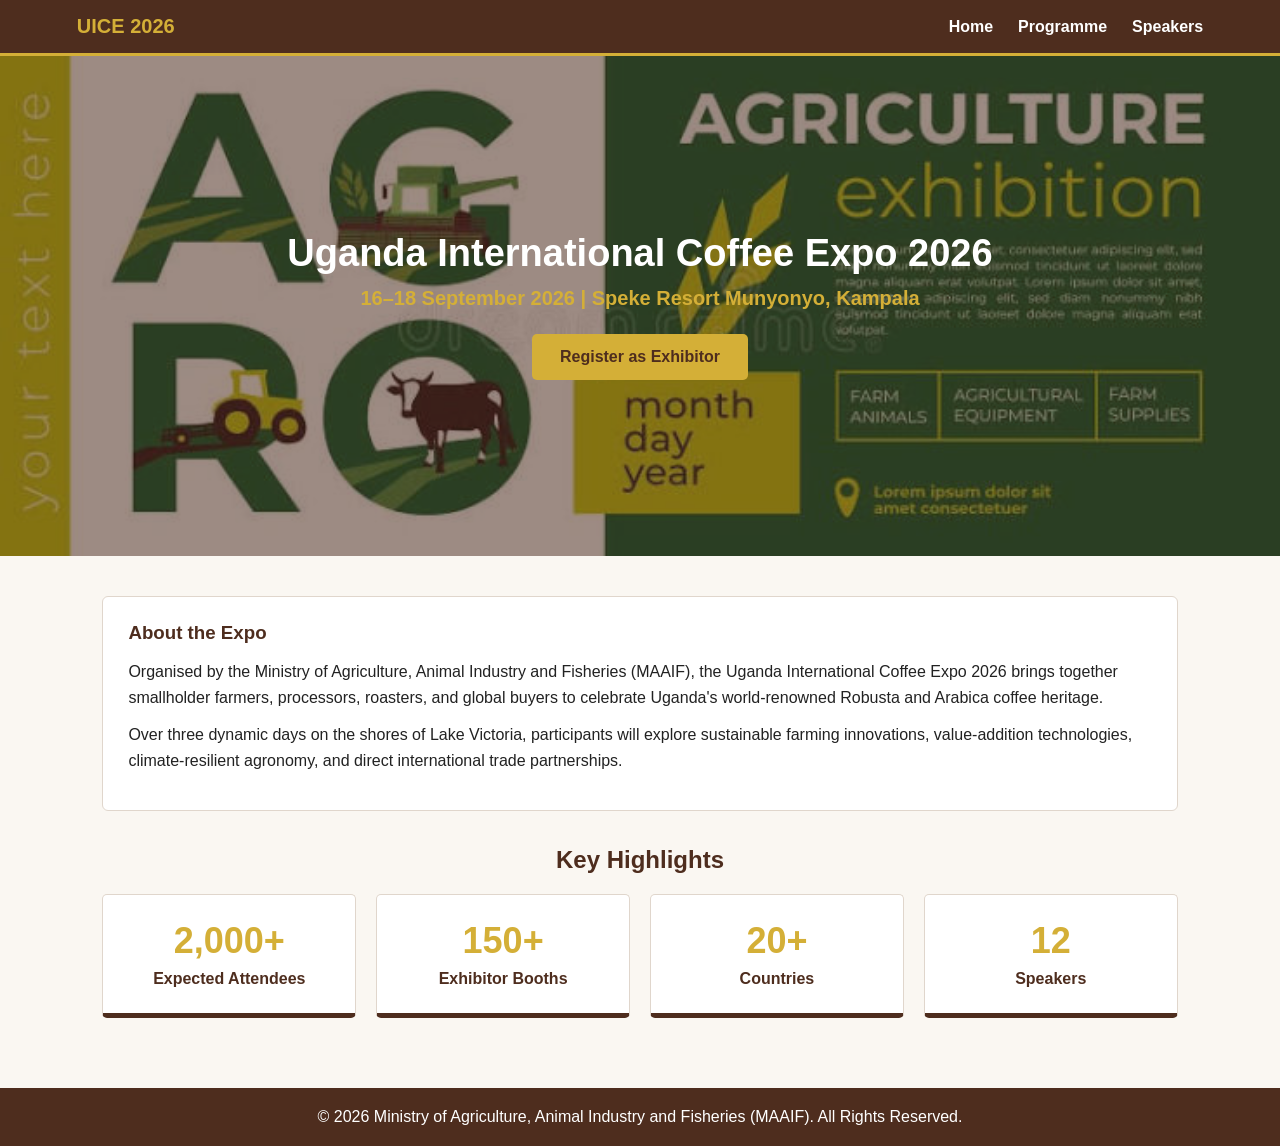
<file: index.html>
<!DOCTYPE html>
<html lang="en">
<head>
    <meta charset="UTF-8">
    <meta name="viewport" content="width=device-width, initial-scale=1.0">
    <title>Uganda International Coffee Expo 2026</title>
    <link rel="stylesheet" href="expo.css">
</head>
<body>

    <nav class="navbar">
        <a href="index.html" class="brand">UICE 2026</a>
        <div class="nav-links">
            <a href="index.html">Home</a>
            <a href="programme.html">Programme</a>
            <a href="speakers.html">Speakers</a>
        </div>
    </nav>

    <header class="hero">
        <img src="expo-banner.jpg" alt="Uganda International Coffee Expo Banner">
        <div class="hero-content">
            <h1>Uganda International Coffee Expo 2026</h1>
            <h2>16–18 September 2026 | Speke Resort Munyonyo, Kampala</h2>
            <a href="exhibitors.html" class="btn-register">Register as Exhibitor</a>
        </div>
    </header>

    <main>
        <section class="overview">
            <h3>About the Expo</h3>
            <p>Organised by the Ministry of Agriculture, Animal Industry and Fisheries (MAAIF), the Uganda International Coffee Expo 2026 brings together smallholder farmers, processors, roasters, and global buyers to celebrate Uganda's world-renowned Robusta and Arabica coffee heritage.</p>
            <p>Over three dynamic days on the shores of Lake Victoria, participants will explore sustainable farming innovations, value-addition technologies, climate-resilient agronomy, and direct international trade partnerships.</p>
        </section>

        <section class="highlights">
            <h3>Key Highlights</h3>
            <div class="cards-row">
                <div class="highlight-card">
                    <span class="stat-number">2,000+</span>
                    <p>Expected Attendees</p>
                </div>
                <div class="highlight-card">
                    <span class="stat-number">150+</span>
                    <p>Exhibitor Booths</p>
                </div>
                <div class="highlight-card">
                    <span class="stat-number">20+</span>
                    <p>Countries</p>
                </div>
                <div class="highlight-card">
                    <span class="stat-number">12</span>
                    <p>Speakers</p>
                </div>
            </div>
        </section>
    </main>

    <footer>
        <p>&copy; 2026 Ministry of Agriculture, Animal Industry and Fisheries (MAAIF). All Rights Reserved.</p>
    </footer>

</body>
</html>
</file>
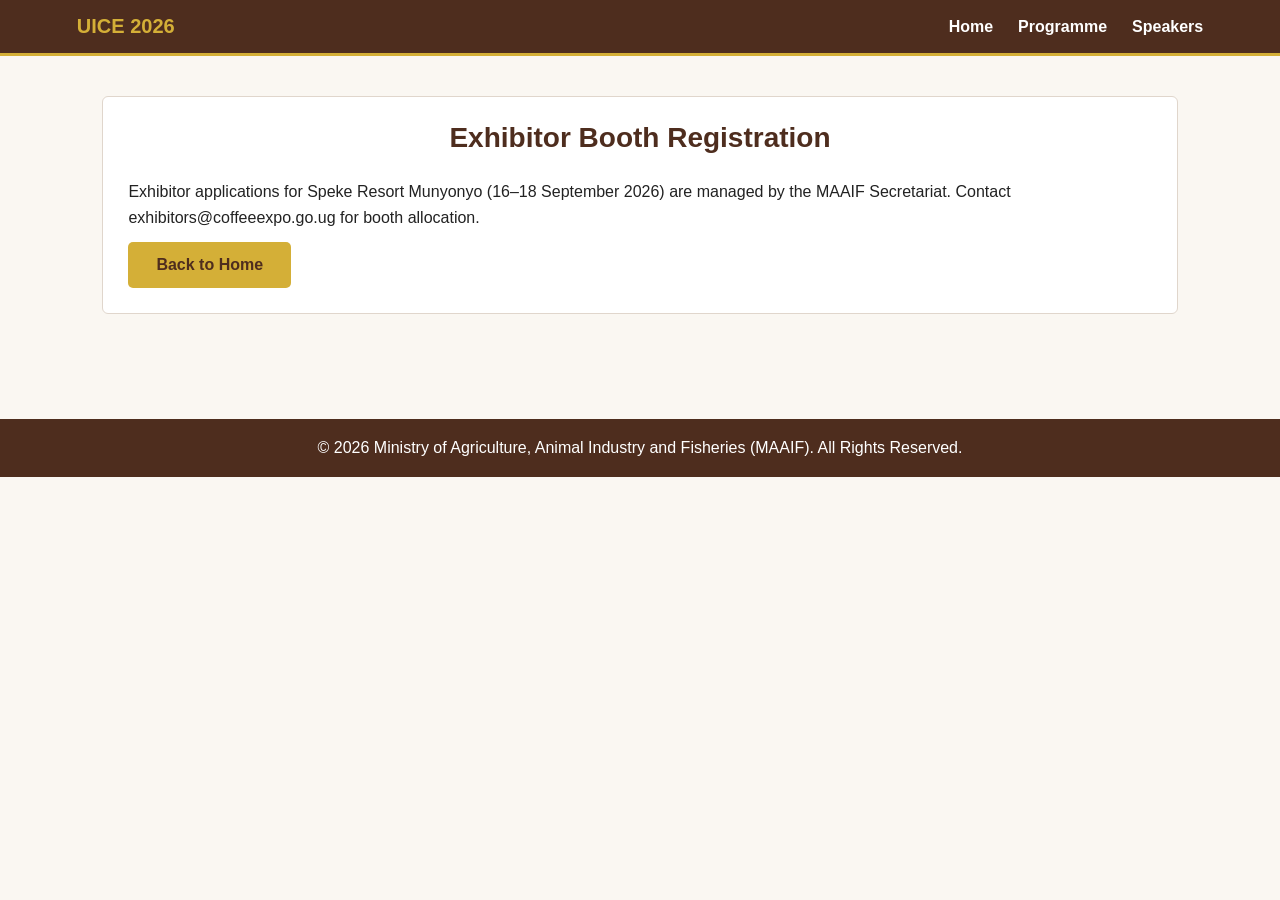
<file: exhibitors.html>
<!DOCTYPE html>
<html lang="en">
<head>
    <meta charset="UTF-8">
    <meta name="viewport" content="width=device-width, initial-scale=1.0">
    <title>Exhibitor Registration — UICE 2026</title>
    <link rel="stylesheet" href="expo.css">
</head>
<body>

    <nav class="navbar">
        <a href="index.html" class="brand">UICE 2026</a>
        <div class="nav-links">
            <a href="index.html">Home</a>
            <a href="programme.html">Programme</a>
            <a href="speakers.html">Speakers</a>
        </div>
    </nav>

    <main>
        <section class="overview">
            <h2>Exhibitor Booth Registration</h2>
            <p>Exhibitor applications for Speke Resort Munyonyo (16–18 September 2026) are managed by the MAAIF Secretariat. Contact exhibitors@coffeeexpo.go.ug for booth allocation.</p>
            <a href="index.html" class="btn-register">Back to Home</a>
        </section>
    </main>

    <footer>
        <p>&copy; 2026 Ministry of Agriculture, Animal Industry and Fisheries (MAAIF). All Rights Reserved.</p>
    </footer>

</body>
</html>
</file>
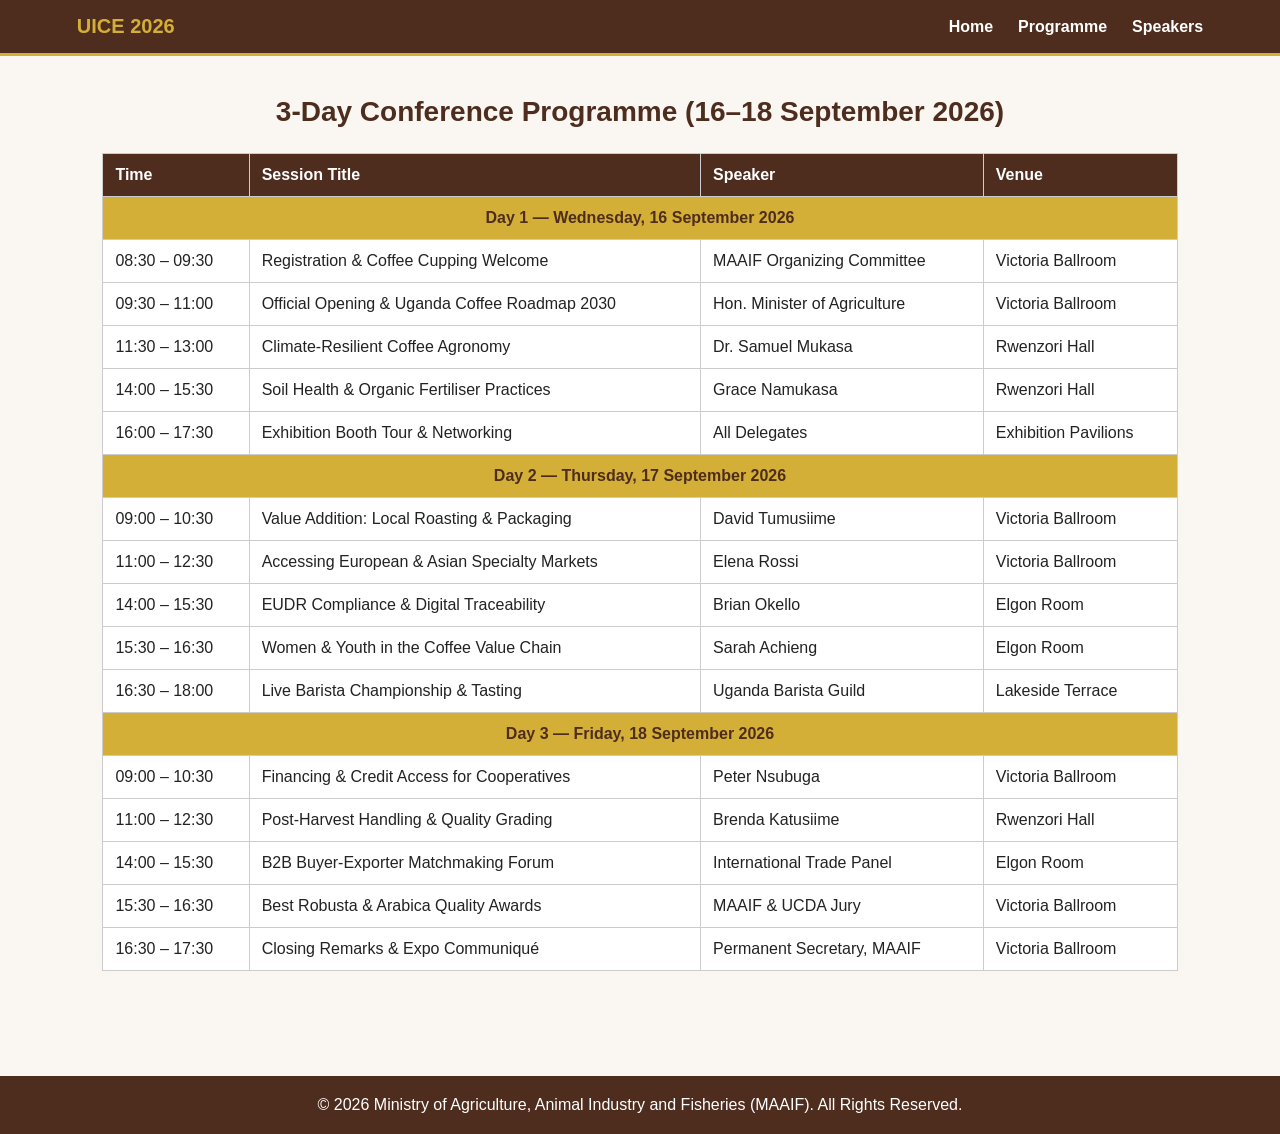
<file: programme.html>
<!DOCTYPE html>
<html lang="en">
<head>
    <meta charset="UTF-8">
    <meta name="viewport" content="width=device-width, initial-scale=1.0">
    <title>Programme — Uganda International Coffee Expo 2026</title>
    <link rel="stylesheet" href="expo.css">
</head>
<body>

    <nav class="navbar">
        <a href="index.html" class="brand">UICE 2026</a>
        <div class="nav-links">
            <a href="index.html">Home</a>
            <a href="programme.html">Programme</a>
            <a href="speakers.html">Speakers</a>
        </div>
    </nav>

    <main>
        <h2>3-Day Conference Programme (16–18 September 2026)</h2>
        <table>
            <thead>
                <tr>
                    <th>Time</th>
                    <th>Session Title</th>
                    <th>Speaker</th>
                    <th>Venue</th>
                </tr>
            </thead>
            <tbody>
                <!-- Day 1 -->
                <tr>
                    <td colspan="4" class="day-header">Day 1 — Wednesday, 16 September 2026</td>
                </tr>
                <tr>
                    <td>08:30 – 09:30</td>
                    <td>Registration &amp; Coffee Cupping Welcome</td>
                    <td>MAAIF Organizing Committee</td>
                    <td>Victoria Ballroom</td>
                </tr>
                <tr>
                    <td>09:30 – 11:00</td>
                    <td>Official Opening &amp; Uganda Coffee Roadmap 2030</td>
                    <td>Hon. Minister of Agriculture</td>
                    <td>Victoria Ballroom</td>
                </tr>
                <tr>
                    <td>11:30 – 13:00</td>
                    <td>Climate-Resilient Coffee Agronomy</td>
                    <td>Dr. Samuel Mukasa</td>
                    <td>Rwenzori Hall</td>
                </tr>
                <tr>
                    <td>14:00 – 15:30</td>
                    <td>Soil Health &amp; Organic Fertiliser Practices</td>
                    <td>Grace Namukasa</td>
                    <td>Rwenzori Hall</td>
                </tr>
                <tr>
                    <td>16:00 – 17:30</td>
                    <td>Exhibition Booth Tour &amp; Networking</td>
                    <td>All Delegates</td>
                    <td>Exhibition Pavilions</td>
                </tr>

                <!-- Day 2 -->
                <tr>
                    <td colspan="4" class="day-header">Day 2 — Thursday, 17 September 2026</td>
                </tr>
                <tr>
                    <td>09:00 – 10:30</td>
                    <td>Value Addition: Local Roasting &amp; Packaging</td>
                    <td>David Tumusiime</td>
                    <td>Victoria Ballroom</td>
                </tr>
                <tr>
                    <td>11:00 – 12:30</td>
                    <td>Accessing European &amp; Asian Specialty Markets</td>
                    <td>Elena Rossi</td>
                    <td>Victoria Ballroom</td>
                </tr>
                <tr>
                    <td>14:00 – 15:30</td>
                    <td>EUDR Compliance &amp; Digital Traceability</td>
                    <td>Brian Okello</td>
                    <td>Elgon Room</td>
                </tr>
                <tr>
                    <td>15:30 – 16:30</td>
                    <td>Women &amp; Youth in the Coffee Value Chain</td>
                    <td>Sarah Achieng</td>
                    <td>Elgon Room</td>
                </tr>
                <tr>
                    <td>16:30 – 18:00</td>
                    <td>Live Barista Championship &amp; Tasting</td>
                    <td>Uganda Barista Guild</td>
                    <td>Lakeside Terrace</td>
                </tr>

                <!-- Day 3 -->
                <tr>
                    <td colspan="4" class="day-header">Day 3 — Friday, 18 September 2026</td>
                </tr>
                <tr>
                    <td>09:00 – 10:30</td>
                    <td>Financing &amp; Credit Access for Cooperatives</td>
                    <td>Peter Nsubuga</td>
                    <td>Victoria Ballroom</td>
                </tr>
                <tr>
                    <td>11:00 – 12:30</td>
                    <td>Post-Harvest Handling &amp; Quality Grading</td>
                    <td>Brenda Katusiime</td>
                    <td>Rwenzori Hall</td>
                </tr>
                <tr>
                    <td>14:00 – 15:30</td>
                    <td>B2B Buyer-Exporter Matchmaking Forum</td>
                    <td>International Trade Panel</td>
                    <td>Elgon Room</td>
                </tr>
                <tr>
                    <td>15:30 – 16:30</td>
                    <td>Best Robusta &amp; Arabica Quality Awards</td>
                    <td>MAAIF &amp; UCDA Jury</td>
                    <td>Victoria Ballroom</td>
                </tr>
                <tr>
                    <td>16:30 – 17:30</td>
                    <td>Closing Remarks &amp; Expo Communiqué</td>
                    <td>Permanent Secretary, MAAIF</td>
                    <td>Victoria Ballroom</td>
                </tr>
            </tbody>
        </table>
    </main>

    <footer>
        <p>&copy; 2026 Ministry of Agriculture, Animal Industry and Fisheries (MAAIF). All Rights Reserved.</p>
    </footer>

</body>
</html>
</file>
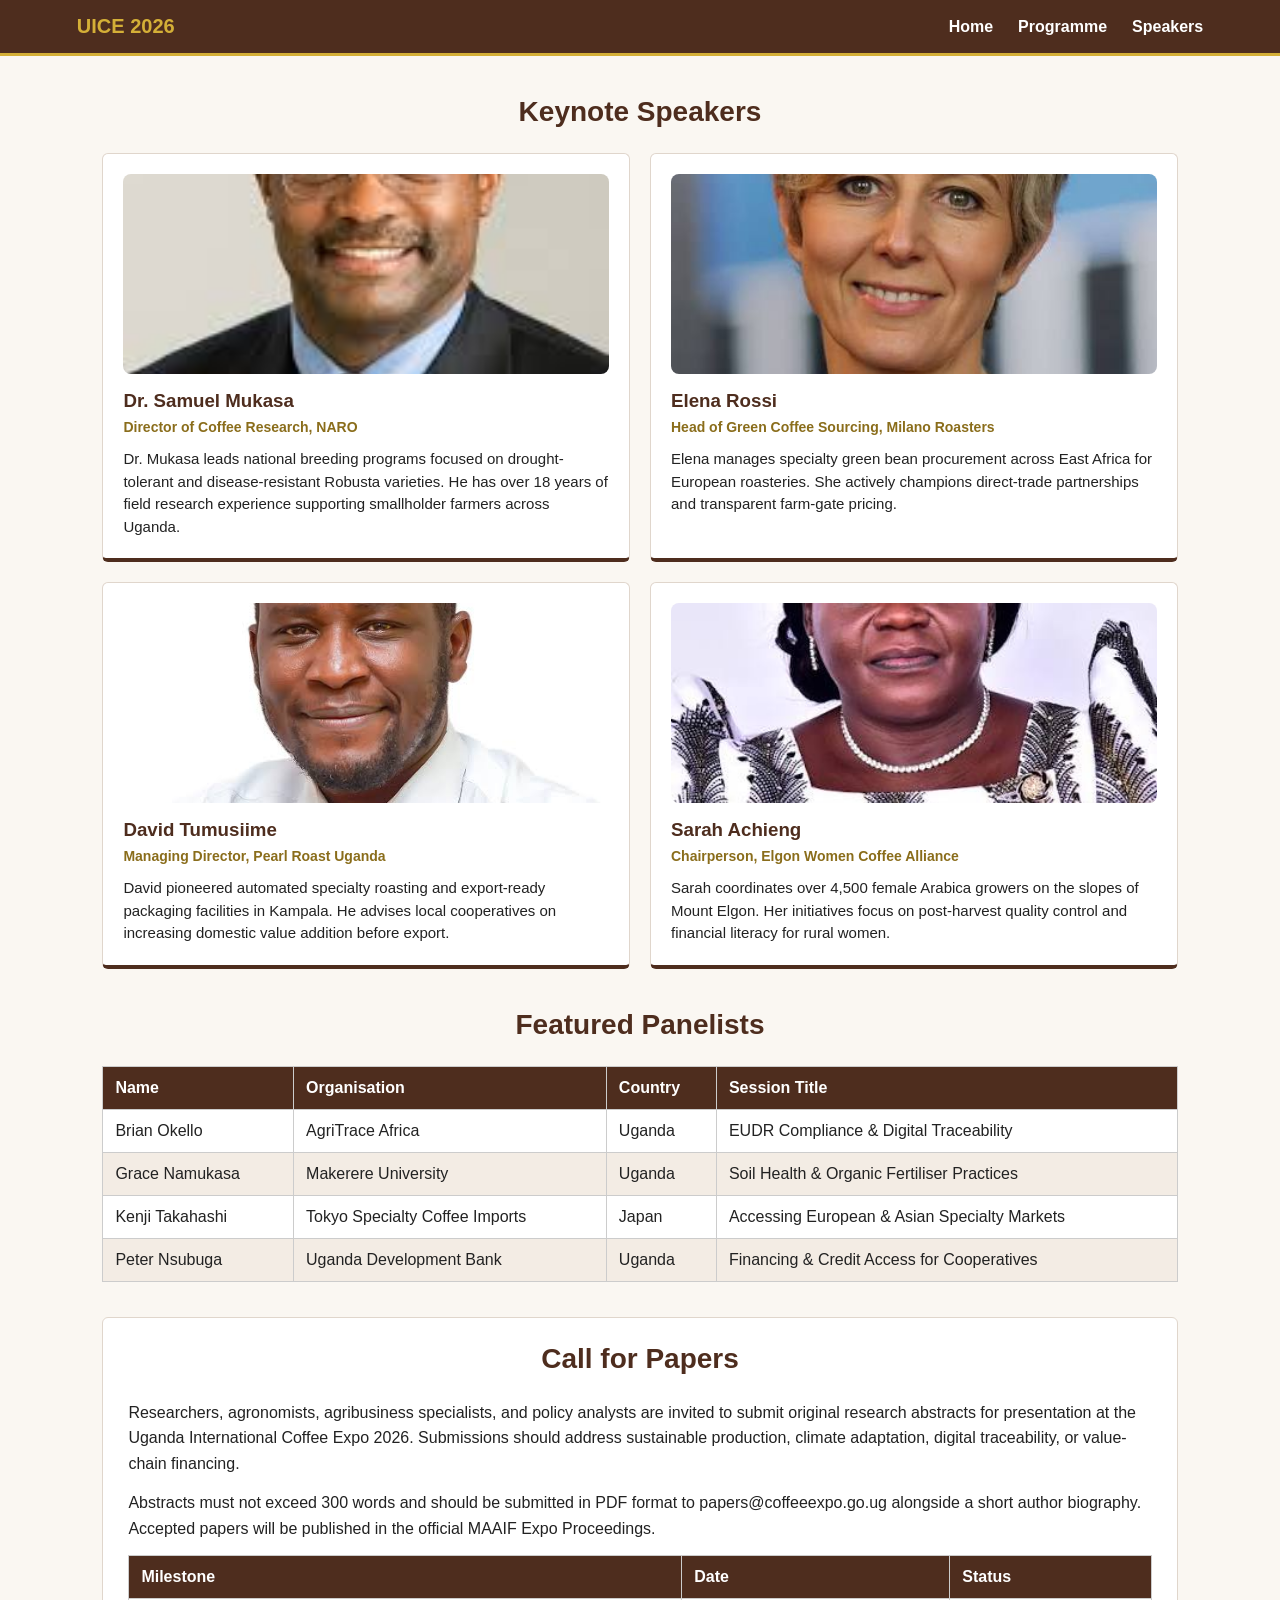
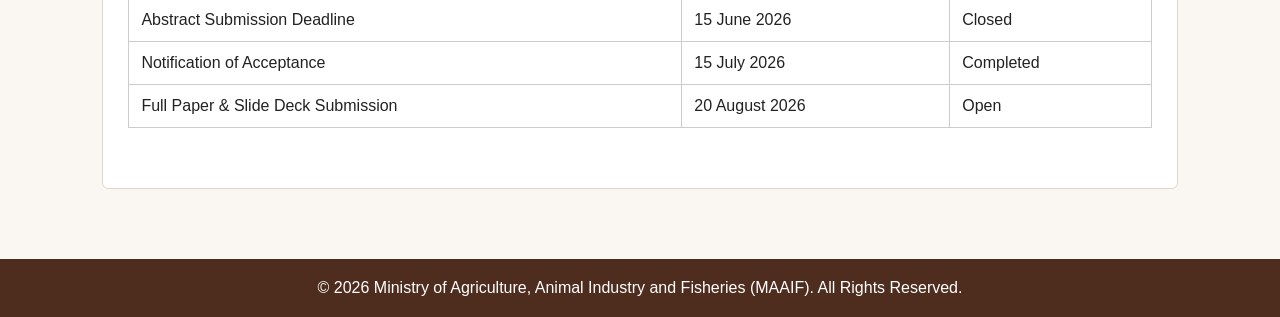
<file: speakers.html>
<!DOCTYPE html>
<html lang="en">
<head>
    <meta charset="UTF-8">
    <meta name="viewport" content="width=device-width, initial-scale=1.0">
    <title>Speakers — Uganda International Coffee Expo 2026</title>
    <link rel="stylesheet" href="expo.css">
</head>
<body>

    <nav class="navbar">
        <a href="index.html" class="brand">UICE 2026</a>
        <div class="nav-links">
            <a href="index.html">Home</a>
            <a href="programme.html">Programme</a>
            <a href="speakers.html">Speakers</a>
        </div>
    </nav>

    <main>
        <h2>Keynote Speakers</h2>
        <div class="speakers-grid">
            <div class="speaker-card">
                <img src="speaker1.jpg" alt="Dr. Samuel Mukasa">
                <h3>Dr. Samuel Mukasa</h3>
                <p class="role">Director of Coffee Research, NARO</p>
                <p>Dr. Mukasa leads national breeding programs focused on drought-tolerant and disease-resistant Robusta varieties. He has over 18 years of field research experience supporting smallholder farmers across Uganda.</p>
            </div>
            <div class="speaker-card">
                <img src="speaker2.jpg" alt="Elena Rossi">
                <h3>Elena Rossi</h3>
                <p class="role">Head of Green Coffee Sourcing, Milano Roasters</p>
                <p>Elena manages specialty green bean procurement across East Africa for European roasteries. She actively champions direct-trade partnerships and transparent farm-gate pricing.</p>
            </div>
            <div class="speaker-card">
                <img src="speaker3.jpg" alt="David Tumusiime">
                <h3>David Tumusiime</h3>
                <p class="role">Managing Director, Pearl Roast Uganda</p>
                <p>David pioneered automated specialty roasting and export-ready packaging facilities in Kampala. He advises local cooperatives on increasing domestic value addition before export.</p>
            </div>
            <div class="speaker-card">
                <img src="speaker4.jpg" alt="Sarah Achieng">
                <h3>Sarah Achieng</h3>
                <p class="role">Chairperson, Elgon Women Coffee Alliance</p>
                <p>Sarah coordinates over 4,500 female Arabica growers on the slopes of Mount Elgon. Her initiatives focus on post-harvest quality control and financial literacy for rural women.</p>
            </div>
        </div>

        <h2>Featured Panelists</h2>
        <table class="alt-table">
            <thead>
                <tr>
                    <th>Name</th>
                    <th>Organisation</th>
                    <th>Country</th>
                    <th>Session Title</th>
                </tr>
            </thead>
            <tbody>
                <tr>
                    <td>Brian Okello</td>
                    <td>AgriTrace Africa</td>
                    <td>Uganda</td>
                    <td>EUDR Compliance &amp; Digital Traceability</td>
                </tr>
                <tr>
                    <td>Grace Namukasa</td>
                    <td>Makerere University</td>
                    <td>Uganda</td>
                    <td>Soil Health &amp; Organic Fertiliser Practices</td>
                </tr>
                <tr>
                    <td>Kenji Takahashi</td>
                    <td>Tokyo Specialty Coffee Imports</td>
                    <td>Japan</td>
                    <td>Accessing European &amp; Asian Specialty Markets</td>
                </tr>
                <tr>
                    <td>Peter Nsubuga</td>
                    <td>Uganda Development Bank</td>
                    <td>Uganda</td>
                    <td>Financing &amp; Credit Access for Cooperatives</td>
                </tr>
            </tbody>
        </table>

        <section class="cfp-section">
            <h2>Call for Papers</h2>
            <p>Researchers, agronomists, agribusiness specialists, and policy analysts are invited to submit original research abstracts for presentation at the Uganda International Coffee Expo 2026. Submissions should address sustainable production, climate adaptation, digital traceability, or value-chain financing.</p>
            <p>Abstracts must not exceed 300 words and should be submitted in PDF format to papers@coffeeexpo.go.ug alongside a short author biography. Accepted papers will be published in the official MAAIF Expo Proceedings.</p>

            <table>
                <thead>
                    <tr>
                        <th>Milestone</th>
                        <th>Date</th>
                        <th>Status</th>
                    </tr>
                </thead>
                <tbody>
                    <tr>
                        <td>Abstract Submission Deadline</td>
                        <td>15 June 2026</td>
                        <td>Closed</td>
                    </tr>
                    <tr>
                        <td>Notification of Acceptance</td>
                        <td>15 July 2026</td>
                        <td>Completed</td>
                    </tr>
                    <tr>
                        <td>Full Paper &amp; Slide Deck Submission</td>
                        <td>20 August 2026</td>
                        <td>Open</td>
                    </tr>
                </tbody>
            </table>
        </section>
    </main>

    <footer>
        <p>&copy; 2026 Ministry of Agriculture, Animal Industry and Fisheries (MAAIF). All Rights Reserved.</p>
    </footer>

</body>
</html>
</file>
<file: expo.css>
* {
    margin: 0;
    padding: 0;
    box-sizing: border-box;
    font-family: Arial, sans-serif;
}

body {
    background-color: #faf7f2;
    color: #222222;
}

/* Navbar */
.navbar {
    background-color: #4E2D1E;
    display: flex;
    justify-content: space-between;
    align-items: center;
    padding: 15px 6%;
    border-bottom: 3px solid #D4AF37;
}

.navbar .brand {
    color: #D4AF37;
    font-size: 20px;
    font-weight: bold;
    text-decoration: none;
}

.nav-links {
    display: flex;
    gap: 25px;
}

.nav-links a {
    color: #ffffff;
    text-decoration: none;
    font-weight: bold;
}

.nav-links a:hover {
    color: #D4AF37;
}

/* Hero Header */
.hero {
    position: relative;
    width: 100%;
    height: 500px;
    background-color: #4E2D1E;
}

.hero img {
    width: 100%;
    height: 500px;
    object-fit: cover;
    display: block;
    opacity: 0.45;
}

.hero-content {
    position: absolute;
    top: 50%;
    left: 50%;
    transform: translate(-50%, -50%);
    text-align: center;
    width: 90%;
    color: #ffffff;
}

.hero-content h1 {
    font-size: 38px;
    margin-bottom: 12px;
}

.hero-content h2 {
    font-size: 20px;
    color: #D4AF37;
    margin-bottom: 24px;
}

.btn-register {
    display: inline-block;
    background-color: #D4AF37;
    color: #4E2D1E;
    padding: 14px 28px;
    text-decoration: none;
    font-weight: bold;
    border-radius: 5px;
}

.btn-register:hover {
    background-color: #ffffff;
}

/* Main Layout */
main {
    padding: 40px 8%;
}

h2, h3 {
    color: #4E2D1E;
    margin-bottom: 15px;
}

h2 {
    text-align: center;
    font-size: 28px;
    margin-bottom: 25px;
}

/* Overview */
.overview {
    background-color: #ffffff;
    padding: 25px;
    border-radius: 6px;
    border: 1px solid #e0d6cc;
    margin-bottom: 35px;
}

.overview p {
    margin-bottom: 12px;
    line-height: 1.6;
}

/* Key Highlights (4 Flexbox Cards) */
.highlights h3 {
    text-align: center;
    font-size: 24px;
    margin-bottom: 20px;
}

.cards-row {
    display: flex;
    gap: 20px;
    justify-content: space-between;
}

.highlight-card {
    flex: 1;
    background-color: #ffffff;
    padding: 25px 15px;
    text-align: center;
    border: 1px solid #e0d6cc;
    border-bottom: 5px solid #4E2D1E;
    border-radius: 5px;
}

.stat-number {
    display: block;
    font-size: 36px;
    font-weight: bold;
    color: #D4AF37;
    margin-bottom: 8px;
}

.highlight-card p {
    font-weight: bold;
    color: #4E2D1E;
}

/* Tables */
table {
    width: 100%;
    border-collapse: collapse;
    background-color: #ffffff;
    margin-bottom: 35px;
}

th, td {
    border: 1px solid #cccccc;
    padding: 12px;
    text-align: left;
}

thead th {
    background-color: #4E2D1E;
    color: #ffffff;
}

.day-header {
    background-color: #D4AF37;
    color: #4E2D1E;
    font-weight: bold;
    text-align: center;
    font-size: 16px;
}

.alt-table tbody tr:nth-child(even) {
    background-color: #f3ece4;
}

/* Speakers Grid (Flexbox 2 per row) */
.speakers-grid {
    display: flex;
    flex-wrap: wrap;
    gap: 20px;
    justify-content: space-between;
    margin-bottom: 40px;
}

.speaker-card {
    flex: 0 0 calc(50% - 10px);
    background-color: #ffffff;
    border: 1px solid #e0d6cc;
    border-bottom: 4px solid #4E2D1E;
    padding: 20px;
    border-radius: 6px;
}

.speaker-card img {
    width: 100%;
    height: 200px;
    object-fit: cover;
    border-radius: 8px;
    margin-bottom: 12px;
    background-color: #4E2D1E;
}

.speaker-card h3 {
    margin-bottom: 5px;
}

.speaker-card .role {
    color: #8a6d1b;
    font-weight: bold;
    font-size: 14px;
    margin-bottom: 10px;
}

.speaker-card p {
    line-height: 1.5;
    font-size: 15px;
}

/* Call for Papers */
.cfp-section {
    background-color: #ffffff;
    padding: 25px;
    border-radius: 6px;
    border: 1px solid #e0d6cc;
}

.cfp-section p {
    margin-bottom: 14px;
    line-height: 1.6;
}

/* Footer */
footer {
    background-color: #4E2D1E;
    color: #ffffff;
    text-align: center;
    padding: 20px;
    margin-top: 30px;
}
</file>
